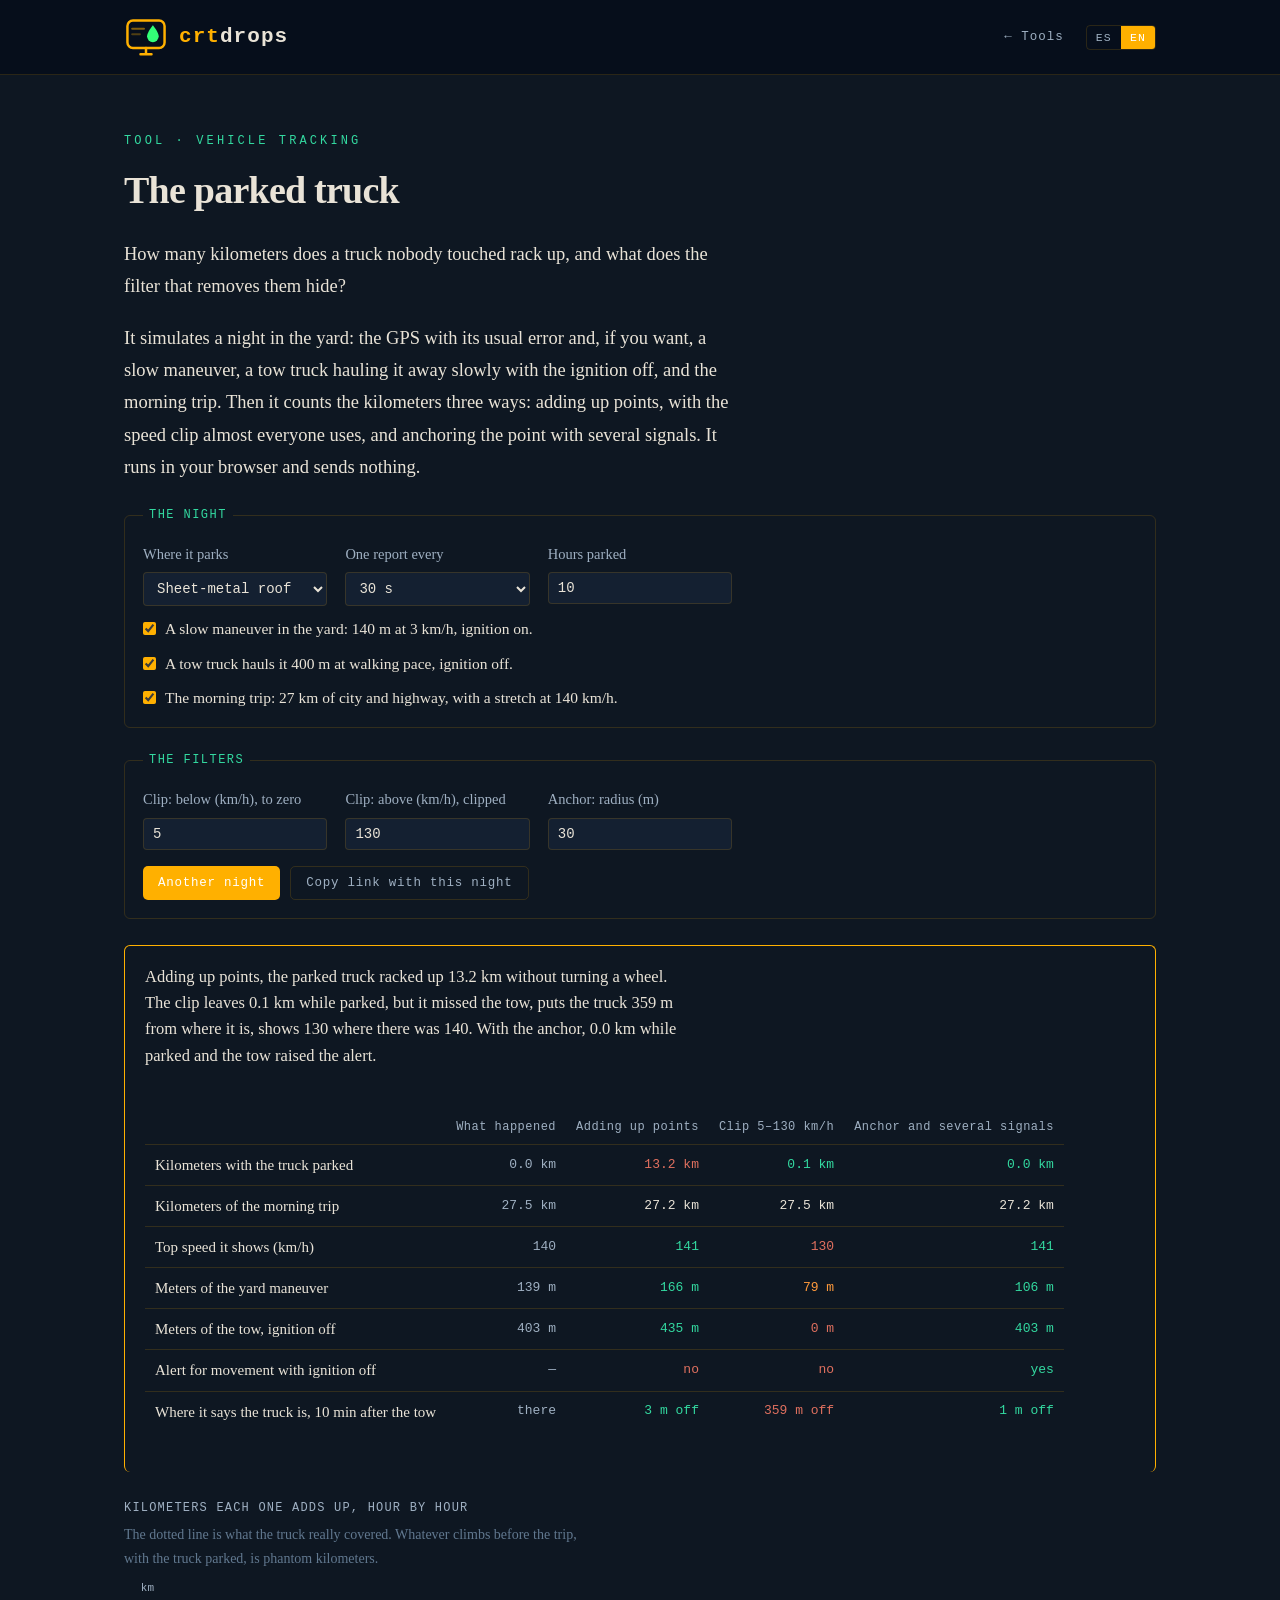
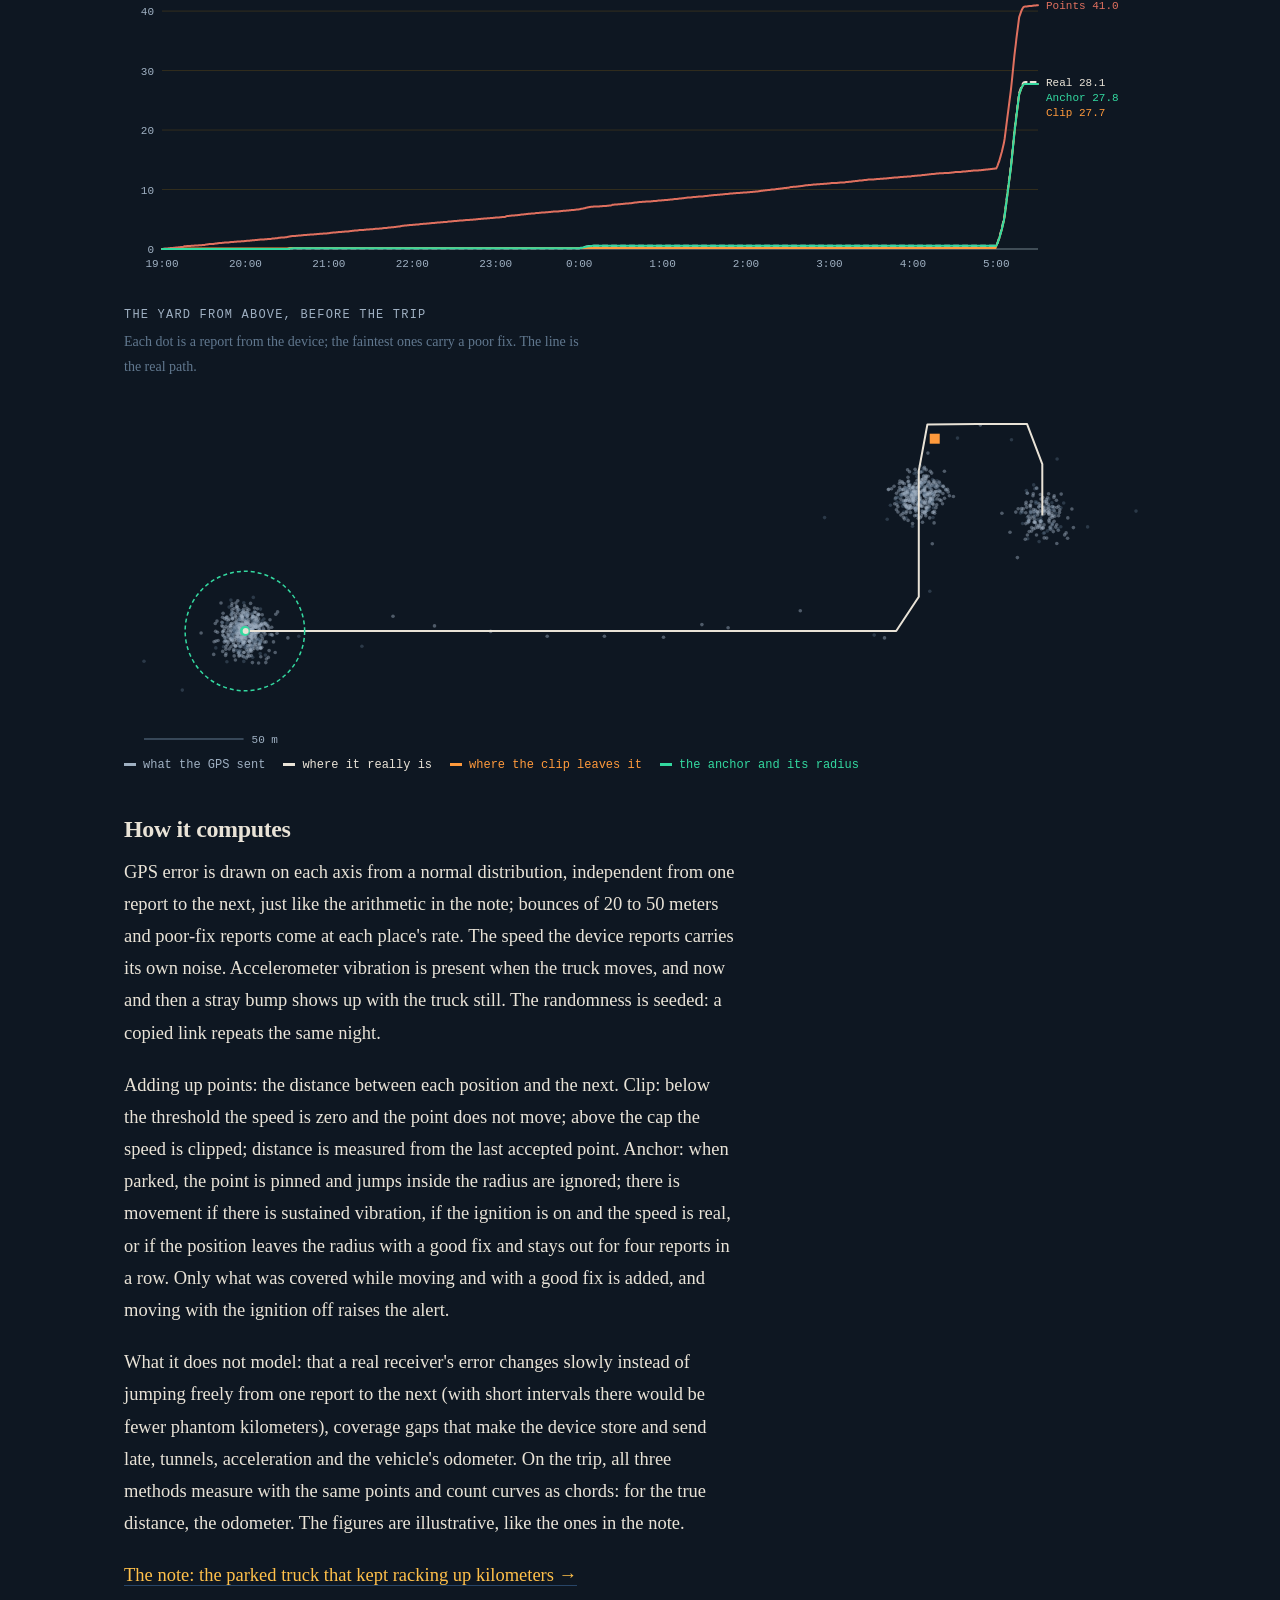
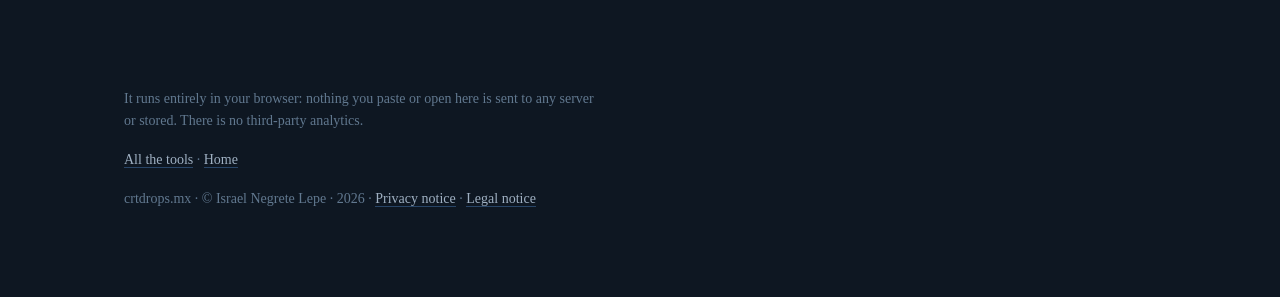
<file: gps/index.html>
<!DOCTYPE html>
<html lang="es">
<head>
<meta charset="utf-8">
<meta name="viewport" content="width=device-width, initial-scale=1">
<title>El camión estacionado: simulador de filtros GPS — crtdrops</title>
<meta name="description" content="Simula una noche de un camión estacionado con su GPS ruidoso, una maniobra lenta, una grúa con el motor apagado y el viaje de la mañana, y compara tres maneras de contar: sumar puntos, el recorte de velocidad y el ancla con varias señales. Corre en tu navegador.">
<link rel="stylesheet" href="../css/site.css?v=18">
<link rel="stylesheet" href="../css/nota.css?v=18">
<link rel="stylesheet" href="../css/gps.css?v=2">
<link rel="icon" type="image/svg+xml" href="../img/favicon-ambar.svg?v=14">
<link rel="icon" sizes="any" href="../favicon.ico?v=14">
<link rel="canonical" href="https://crtdrops.mx/gps/">
<meta property="og:type" content="website">
<meta property="og:site_name" content="crtdrops">
<meta property="og:url" content="https://crtdrops.mx/gps/">
<meta property="og:title" content="El camión estacionado: simulador de filtros GPS — crtdrops">
<meta property="og:description" content="¿Cuántos kilómetros suma un camión que nadie tocó, y qué esconde el filtro que los quita? En tu navegador.">
<meta property="og:image" content="https://crtdrops.mx/img/notas/el-camion-estacionado.png">
<meta name="twitter:card" content="summary_large_image">
<script src="../js/idioma.js?v=18" defer></script>
<script src="../js/gps-calculo.js?v=1" defer></script>
<script src="../js/gps.js?v=3" defer></script>
</head>
<body data-idioma="es" data-tema="lectura">

<header class="barra">
  <div class="env">
    <a class="marca" href="https://crtdrops.mx/"><img src="../img/isotipo-ambar.svg?v=14" alt="" width="44" height="44"><span><b>crt</b>drops</span></a>
    <nav>
      <a class="volver" href="https://crtdrops.mx/herramientas/" data-es="&larr; Herramientas" data-en="&larr; Tools">&larr; Herramientas</a>
      <span class="idioma">
        <button type="button" data-set-idioma="es" aria-pressed="true">ES</button>
        <button type="button" data-set-idioma="en" aria-pressed="false">EN</button>
      </span>
    </nav>
  </div>
</header>

<article id="simulador">
  <div class="env">
    <div class="kicker" data-es="HERRAMIENTA · RASTREO" data-en="TOOL · VEHICLE TRACKING">HERRAMIENTA · RASTREO</div>
    <h1 data-es="El camión estacionado" data-en="The parked truck">El camión estacionado</h1>
    <p class="entrada" data-es="¿Cuántos kilómetros suma un camión que nadie tocó, y qué esconde el filtro que los quita?" data-en="How many kilometers does a truck nobody touched rack up, and what does the filter that removes them hide?">¿Cuántos kilómetros suma un camión que nadie tocó, y qué esconde el filtro que los quita?</p>
    <p data-es="Simula una noche en el patio: el GPS con su error de siempre y, si quieres, una maniobra lenta, una grúa que se lo lleva despacio con el motor apagado y el viaje de la mañana. Luego cuenta los kilómetros de tres maneras: sumando puntos, con el recorte de velocidad que casi todos usan, y anclando el punto con varias señales. Corre en tu navegador y no envía nada."
       data-en="It simulates a night in the yard: the GPS with its usual error and, if you want, a slow maneuver, a tow truck hauling it away slowly with the ignition off, and the morning trip. Then it counts the kilometers three ways: adding up points, with the speed clip almost everyone uses, and anchoring the point with several signals. It runs in your browser and sends nothing.">Simula una noche en el patio: el GPS con su error de siempre y, si quieres, una maniobra lenta, una grúa que se lo lleva despacio con el motor apagado y el viaje de la mañana. Luego cuenta los kilómetros de tres maneras: sumando puntos, con el recorte de velocidad que casi todos usan, y anclando el punto con varias señales. Corre en tu navegador y no envía nada.</p>

    <fieldset>
      <legend data-es="LA NOCHE" data-en="THE NIGHT">LA NOCHE</legend>
      <div class="campos">
        <label><span data-es="Dónde se estaciona" data-en="Where it parks">Dónde se estaciona</span>
          <select id="g-entorno">
            <option value="abierto" data-es="Cielo abierto · error ≈ 2.5 m" data-en="Open sky · error ≈ 2.5 m">Cielo abierto · error ≈ 2.5 m</option>
            <option value="lamina" data-es="Techo de lámina · error ≈ 6 m" data-en="Sheet-metal roof · error ≈ 6 m">Techo de lámina · error ≈ 6 m</option>
            <option value="techado" data-es="Estacionamiento techado · error ≈ 15 m" data-en="Covered parking · error ≈ 15 m">Estacionamiento techado · error ≈ 15 m</option>
          </select></label>
        <label><span data-es="Un reporte cada" data-en="One report every">Un reporte cada</span>
          <select id="g-intervalo">
            <option value="10">10 s</option>
            <option value="30">30 s</option>
            <option value="60">60 s</option>
          </select></label>
        <label><span data-es="Horas estacionado" data-en="Hours parked">Horas estacionado</span><input id="g-horas" type="number" min="2" max="14" step="1"></label>
      </div>
      <label class="casilla"><input id="g-maniobra" type="checkbox"> <span data-es="Una maniobra lenta en el patio: 140 m a 3 km/h, con el motor encendido." data-en="A slow maneuver in the yard: 140 m at 3 km/h, ignition on.">Una maniobra lenta en el patio: 140 m a 3 km/h, con el motor encendido.</span></label>
      <label class="casilla"><input id="g-remolque" type="checkbox"> <span data-es="Una grúa se lo lleva 400 m a paso de hombre, con el motor apagado." data-en="A tow truck hauls it 400 m at walking pace, ignition off.">Una grúa se lo lleva 400 m a paso de hombre, con el motor apagado.</span></label>
      <label class="casilla"><input id="g-viaje" type="checkbox"> <span data-es="El viaje de la mañana: 27 km de ciudad y carretera, con un tramo a 140 km/h." data-en="The morning trip: 27 km of city and highway, with a stretch at 140 km/h.">El viaje de la mañana: 27 km de ciudad y carretera, con un tramo a 140 km/h.</span></label>
    </fieldset>

    <fieldset>
      <legend data-es="LOS FILTROS" data-en="THE FILTERS">LOS FILTROS</legend>
      <div class="campos">
        <label><span data-es="Recorte: abajo de (km/h), a cero" data-en="Clip: below (km/h), to zero">Recorte: abajo de (km/h), a cero</span><input id="g-bajo" type="number" min="0" max="30" step="1"></label>
        <label><span data-es="Recorte: arriba de (km/h), se recorta" data-en="Clip: above (km/h), clipped">Recorte: arriba de (km/h), se recorta</span><input id="g-alto" type="number" min="40" max="250" step="5"></label>
        <label><span data-es="Ancla: radio (m)" data-en="Anchor: radius (m)">Ancla: radio (m)</span><input id="g-radio" type="number" min="5" max="200" step="5"></label>
      </div>
      <div class="acciones">
        <button type="button" id="otra" class="accion" data-es="Otra noche" data-en="Another night">Otra noche</button>
        <button type="button" id="copiar" class="accion sec" data-es="Copiar enlace con esta noche" data-en="Copy link with this night">Copiar enlace con esta noche</button>
      </div>
    </fieldset>

    <section class="resultado" aria-live="polite">
      <p id="veredicto" class="veredicto"></p>
      <div class="tabla-gps">
        <table id="tabla"><thead><tr></tr></thead><tbody></tbody></table>
      </div>
    </section>

    <div class="grafica">
      <h3 data-es="KILÓMETROS QUE SUMA CADA UNO, HORA POR HORA" data-en="KILOMETERS EACH ONE ADDS UP, HOUR BY HOUR">KILÓMETROS QUE SUMA CADA UNO, HORA POR HORA</h3>
      <p class="ayuda" data-es="La línea punteada es lo que de verdad recorrió el camión. Lo que sube antes del viaje, con el camión parado, son kilómetros fantasma." data-en="The dotted line is what the truck really covered. Whatever climbs before the trip, with the truck parked, is phantom kilometers.">La línea punteada es lo que de verdad recorrió el camión. Lo que sube antes del viaje, con el camión parado, son kilómetros fantasma.</p>
      <svg id="g-curvas" role="img" aria-label="Kilómetros acumulados por método" data-aria-es="Kilómetros acumulados por método" data-aria-en="Kilometers added up by each method"></svg>
    </div>

    <div class="grafica">
      <h3 data-es="EL PATIO VISTO DESDE ARRIBA, ANTES DEL VIAJE" data-en="THE YARD FROM ABOVE, BEFORE THE TRIP">EL PATIO VISTO DESDE ARRIBA, ANTES DEL VIAJE</h3>
      <p class="ayuda" data-es="Cada punto es un reporte del equipo; los más tenues traen un fix pobre. La línea es el camino real." data-en="Each dot is a report from the device; the faintest ones carry a poor fix. The line is the real path.">Cada punto es un reporte del equipo; los más tenues traen un fix pobre. La línea es el camino real.</p>
      <svg id="g-patio" role="img" aria-label="Puntos reportados en el patio" data-aria-es="Puntos reportados en el patio" data-aria-en="Points reported in the yard"></svg>
      <div class="leyenda">
        <span class="gps" data-es="lo que mandó el GPS" data-en="what the GPS sent">lo que mandó el GPS</span>
        <span class="real" data-es="dónde está de verdad" data-en="where it really is">dónde está de verdad</span>
        <span class="recorte" data-es="dónde lo deja el recorte" data-en="where the clip leaves it">dónde lo deja el recorte</span>
        <span class="ancla" data-es="el ancla y su radio" data-en="the anchor and its radius">el ancla y su radio</span>
      </div>
    </div>

    <h2 data-es="Cómo calcula" data-en="How it computes">Cómo calcula</h2>
    <p data-es="El error del GPS se sortea en cada eje con una distribución normal, independiente de un reporte al siguiente, igual que en la cuenta de la nota; los rebotes de 20 a 50 metros y los reportes con fix pobre salen con la frecuencia de cada lugar. La velocidad que reporta el equipo trae su propio ruido. La vibración del acelerómetro está presente cuando el camión se mueve, y de vez en cuando aparece un golpe suelto con el camión quieto. El azar lleva semilla: el enlace copiado repite la misma noche."
       data-en="GPS error is drawn on each axis from a normal distribution, independent from one report to the next, just like the arithmetic in the note; bounces of 20 to 50 meters and poor-fix reports come at each place's rate. The speed the device reports carries its own noise. Accelerometer vibration is present when the truck moves, and now and then a stray bump shows up with the truck still. The randomness is seeded: a copied link repeats the same night.">El error del GPS se sortea en cada eje con una distribución normal, independiente de un reporte al siguiente, igual que en la cuenta de la nota; los rebotes de 20 a 50 metros y los reportes con fix pobre salen con la frecuencia de cada lugar. La velocidad que reporta el equipo trae su propio ruido. La vibración del acelerómetro está presente cuando el camión se mueve, y de vez en cuando aparece un golpe suelto con el camión quieto. El azar lleva semilla: el enlace copiado repite la misma noche.</p>
    <p data-es="Sumar puntos: la distancia entre cada posición y la siguiente. Recorte: abajo del umbral la velocidad es cero y el punto no se mueve; arriba del tope la velocidad se recorta; la distancia se mide desde el último punto aceptado. Ancla: estacionado, el punto se fija y los saltos dentro del radio se ignoran; hay movimiento si hay vibración sostenida, si el motor está encendido y la velocidad es de verdad, o si la posición sale del radio con buen fix y se queda fuera cuatro reportes seguidos. Sólo se suma lo recorrido en movimiento y con buen fix, y moverse con el motor apagado levanta la alerta."
       data-en="Adding up points: the distance between each position and the next. Clip: below the threshold the speed is zero and the point does not move; above the cap the speed is clipped; distance is measured from the last accepted point. Anchor: when parked, the point is pinned and jumps inside the radius are ignored; there is movement if there is sustained vibration, if the ignition is on and the speed is real, or if the position leaves the radius with a good fix and stays out for four reports in a row. Only what was covered while moving and with a good fix is added, and moving with the ignition off raises the alert.">Sumar puntos: la distancia entre cada posición y la siguiente. Recorte: abajo del umbral la velocidad es cero y el punto no se mueve; arriba del tope la velocidad se recorta; la distancia se mide desde el último punto aceptado. Ancla: estacionado, el punto se fija y los saltos dentro del radio se ignoran; hay movimiento si hay vibración sostenida, si el motor está encendido y la velocidad es de verdad, o si la posición sale del radio con buen fix y se queda fuera cuatro reportes seguidos. Sólo se suma lo recorrido en movimiento y con buen fix, y moverse con el motor apagado levanta la alerta.</p>
    <p data-es="Lo que no modela: que el error real de un receptor cambia despacio y no salta libre de un reporte al siguiente (con intervalos cortos, los kilómetros fantasma serían menos), las zonas sin cobertura que hacen que el equipo guarde y mande tarde, los túneles, la aceleración y el odómetro del vehículo. En el viaje, los tres métodos miden con los mismos puntos y cuentan las curvas como cuerdas: para la distancia de verdad, el odómetro. Las cifras son ilustrativas, como las de la nota."
       data-en="What it does not model: that a real receiver's error changes slowly instead of jumping freely from one report to the next (with short intervals there would be fewer phantom kilometers), coverage gaps that make the device store and send late, tunnels, acceleration and the vehicle's odometer. On the trip, all three methods measure with the same points and count curves as chords: for the true distance, the odometer. The figures are illustrative, like the ones in the note.">Lo que no modela: que el error real de un receptor cambia despacio y no salta libre de un reporte al siguiente (con intervalos cortos, los kilómetros fantasma serían menos), las zonas sin cobertura que hacen que el equipo guarde y mande tarde, los túneles, la aceleración y el odómetro del vehículo. En el viaje, los tres métodos miden con los mismos puntos y cuentan las curvas como cuerdas: para la distancia de verdad, el odómetro. Las cifras son ilustrativas, como las de la nota.</p>
    <p><a href="https://crtdrops.mx/notas/el-camion-estacionado.html" data-href-es="https://crtdrops.mx/notas/el-camion-estacionado.html" data-href-en="https://crtdrops.mx/notas/the-parked-truck.html" data-es="La nota: el camión estacionado que seguía sumando kilómetros →" data-en="The note: the parked truck that kept racking up kilometers →">La nota: el camión estacionado que seguía sumando kilómetros →</a></p>
  </div>
</article>

<footer>
  <div class="env">
    <p data-es="Corre entera en tu navegador: lo que pegues o abras aquí no se envía a ningún servidor ni se guarda. No hay analítica de terceros."
       data-en="It runs entirely in your browser: nothing you paste or open here is sent to any server or stored. There is no third-party analytics.">Corre entera en tu navegador: lo que pegues o abras aquí no se envía a ningún servidor ni se guarda. No hay analítica de terceros.</p>
    <p class="sep-10"><a href="https://crtdrops.mx/herramientas/" data-es="Todas las herramientas" data-en="All the tools">Todas las herramientas</a> · <a href="https://crtdrops.mx/" data-es="Portada" data-en="Home">Portada</a></p>
    <p class="sep-10">crtdrops.mx · © Israel Negrete Lepe · 2026 · <a href="https://crtdrops.mx/aviso-privacidad.html" data-href-es="https://crtdrops.mx/aviso-privacidad.html" data-href-en="https://crtdrops.mx/aviso-privacidad.html#en" data-es="Aviso de privacidad" data-en="Privacy notice">Aviso de privacidad</a> · <a href="https://crtdrops.mx/aviso-legal.html" data-href-es="https://crtdrops.mx/aviso-legal.html" data-href-en="https://crtdrops.mx/aviso-legal.html#en" data-es="Aviso legal" data-en="Legal notice">Aviso legal</a></p>
  </div>
</footer>
</body>
</html>
</file>
<file: css/site.css>
/* Paleta y tipografía tomadas de las portadas de los libros, para que el sitio
   y lo publicado se reconozcan como la misma cosa. Sin dependencias. */

:root {
  --fondo:      #060f1c;
  --fondo-2:    #0b1727;
  --fondo-3:    #0f1f33;
  --texto:      #e8eef7;
  --suave:      #8fa6bd;
  --tenue:      #55708c;
  --azul:       #2f7fe0;
  --azul-claro: #5b9ae8;
  --verde:      #2f8f86;
  --verde-vivo: #19d3a2;
  --ambar:      #e3a13c;
  --rojo:       #d9705f;
  --borde:      rgba(90, 150, 220, .16);
  --serif:      "Iowan Old Style", "Palatino Linotype", Palatino, Georgia, serif;
  --mono:       ui-monospace, "SF Mono", Menlo, Consolas, monospace;
  --ancho:      1080px;
}

* { box-sizing: border-box; margin: 0; padding: 0; }

html { scroll-behavior: smooth; scroll-padding-top: 74px; }

body {
  background: var(--fondo);
  color: var(--texto);
  font-family: var(--serif);
  font-size: 17px;
  line-height: 1.62;
  -webkit-font-smoothing: antialiased;
}

.env { max-width: var(--ancho); margin: 0 auto; padding: 0 24px; }

a { color: var(--azul-claro); text-decoration: none; border-bottom: 1px solid rgba(91,154,232,.35); }
a:hover { border-bottom-color: var(--azul-claro); }

/* ---------- barra ---------- */

header.barra {
  position: sticky; top: 0; z-index: 20;
  background: rgba(6, 15, 28, .92);
  backdrop-filter: blur(8px);
  border-bottom: 1px solid var(--borde);
}
.barra .env { display: flex; align-items: center; gap: 24px; height: 74px; }
.marca { border: 0; display: flex; align-items: center; gap: 11px; }
.marca img { display: block; height: 44px; width: 44px; }
.marca span { font-family: var(--mono); font-size: 21px; font-weight: 600; letter-spacing: .05em; color: var(--texto); }
.marca span b { color: var(--azul); font-weight: 600; }
.barra nav { margin-left: auto; display: flex; gap: 22px; align-items: center; }
.barra nav a { font-family: var(--mono); font-size: 12.5px; letter-spacing: .08em; color: var(--suave); border: 0; }
.barra nav a:hover { color: var(--texto); }
.barra .enlaces { display: flex; gap: 22px; align-items: center; }
.menu-movil { display: none; }

.idioma { display: flex; border: 1px solid var(--borde); border-radius: 4px; overflow: hidden; }
.idioma button {
  background: transparent; border: 0; cursor: pointer; color: var(--suave);
  font-family: var(--mono); font-size: 11.5px; letter-spacing: .1em; padding: 5px 9px;
}
.idioma button[aria-pressed="true"] { background: var(--azul); color: #fff; }

/* ---------- secciones ---------- */

section { padding: 74px 0; border-bottom: 1px solid var(--borde); }
section:last-of-type { border-bottom: 0; }

.kicker {
  font-family: var(--mono); font-size: 12px; letter-spacing: .26em;
  color: var(--verde-vivo); margin-bottom: 18px;
}
h1 { font-size: 46px; line-height: 1.1; letter-spacing: -.02em; margin-bottom: 20px; font-weight: 700; }
h2 { font-size: 31px; line-height: 1.16; letter-spacing: -.015em; margin-bottom: 16px; font-weight: 700; }
h3 { font-size: 19px; margin-bottom: 8px; font-weight: 700; }
p  { margin-bottom: 16px; max-width: 68ch; }
p.guia { color: var(--suave); }
.chico { font-size: 14.5px; color: var(--suave); }

.hero { padding: 92px 0 78px; }
.hero p.entrada { font-size: 20px; color: var(--suave); max-width: 62ch; }

/* ---------- demo de tramas ---------- */

.panel {
  background: var(--fondo-2); border: 1px solid var(--borde);
  border-radius: 10px; padding: 24px; margin-top: 26px;
}

.mandos { display: flex; flex-wrap: wrap; gap: 12px; align-items: center; margin-bottom: 20px; }
button.accion {
  font-family: var(--mono); font-size: 12.5px; letter-spacing: .06em;
  background: var(--azul); color: #fff; border: 0; border-radius: 5px;
  padding: 9px 15px; cursor: pointer;
}
button.accion:hover { background: var(--azul-claro); }
button.accion.sec { background: transparent; color: var(--suave); border: 1px solid var(--borde); }
button.accion.sec:hover { color: var(--texto); border-color: var(--azul); }

.mandos label { font-family: var(--mono); font-size: 12px; color: var(--suave); display: flex; align-items: center; gap: 7px; }
.mandos select, .mandos input[type="range"] { accent-color: var(--azul); }
.mandos select {
  background: var(--fondo-3); color: var(--texto); border: 1px solid var(--borde);
  border-radius: 4px; padding: 5px 7px; font-family: var(--mono); font-size: 12px;
}

.cable { display: flex; gap: 3px; align-items: flex-end; height: 42px; margin-bottom: 6px; overflow: hidden; }
.blk { display: inline-block; height: 26px; border-radius: 3px; }
.blk.ok   { background: rgba(47,143,134,.85); }
.blk.raro { background: rgba(227,161,60,.85); }
.leyenda { font-family: var(--mono); font-size: 11.5px; color: var(--tenue); margin-bottom: 22px; }

.marcadores { display: grid; grid-template-columns: 1fr 1fr; gap: 18px; }
.marcador { background: var(--fondo-3); border: 1px solid var(--borde); border-radius: 8px; padding: 18px; }
.marcador h4 { font-family: var(--mono); font-size: 12px; letter-spacing: .14em; color: var(--suave); margin-bottom: 14px; font-weight: 400; }
.cifra { font-family: var(--mono); font-size: 30px; line-height: 1.15; }
.cifra.bien { color: var(--verde-vivo); }
.cifra.mal  { color: var(--rojo); }
.detalle { font-family: var(--mono); font-size: 12px; color: var(--suave); margin-top: 8px; }
.detalle span { color: var(--texto); }

/* ---------- herramienta de checksum ---------- */

textarea.hex {
  width: 100%; min-height: 96px; resize: vertical;
  background: var(--fondo-3); color: var(--texto);
  border: 1px solid var(--borde); border-radius: 6px; padding: 13px;
  font-family: var(--mono); font-size: 13.5px; line-height: 1.7; letter-spacing: .04em;
}
textarea.hex:focus { outline: 0; border-color: var(--azul); }

.ejemplos { display: flex; flex-wrap: wrap; gap: 8px; margin: 12px 0 18px; }
.ejemplos button {
  font-family: var(--mono); font-size: 11.5px; color: var(--suave);
  background: transparent; border: 1px solid var(--borde); border-radius: 4px;
  padding: 5px 10px; cursor: pointer;
}
.ejemplos button:hover { color: var(--texto); border-color: var(--azul); }

table.res { width: 100%; border-collapse: collapse; font-family: var(--mono); font-size: 13px; }
table.res th {
  text-align: left; font-weight: 400; color: var(--suave); font-size: 11.5px;
  letter-spacing: .1em; padding: 8px 10px; border-bottom: 1px solid var(--borde);
}
table.res td { padding: 9px 10px; border-bottom: 1px solid rgba(90,150,220,.08); }
table.res tr.hit td { color: var(--verde-vivo); }
.aviso { font-family: var(--mono); font-size: 12.5px; color: var(--ambar); margin-top: 14px; }
.aviso.bien { color: var(--verde-vivo); }

/* ---------- publicado ---------- */

.familias { display: grid; gap: 34px; margin-top: 30px; }
.familia h3 { font-family: var(--mono); font-size: 12px; letter-spacing: .16em; color: var(--azul-claro); font-weight: 400; margin-bottom: 6px; }
.familia p.linea { font-size: 15px; color: var(--suave); margin-bottom: 16px; max-width: 60ch; }
.rejilla { display: grid; grid-template-columns: repeat(auto-fill, minmax(190px, 1fr)); gap: 16px; }
.tarjeta {
  background: var(--fondo-2); border: 1px solid var(--borde); border-radius: 9px;
  overflow: hidden; display: block; border-bottom: 1px solid var(--borde);
}
.tarjeta:hover { border-color: var(--azul); }
.tarjeta img { width: 100%; display: block; aspect-ratio: 1/1; object-fit: cover; }
.tarjeta .pie { padding: 11px 13px 13px; }
.tarjeta .tit { font-size: 14.5px; line-height: 1.32; color: var(--texto); }
.tarjeta .precio { font-family: var(--mono); font-size: 11.5px; color: var(--suave); margin-top: 6px; }
.tarjeta .precio.libre { color: var(--verde-vivo); }

/* ---------- pie ---------- */

footer { padding: 46px 0 70px; }
footer p { font-size: 14px; color: var(--tenue); }
footer a { color: var(--suave); }

/* ---------- idioma ---------- */

[data-en] { display: revert; }
body[data-idioma="en"] .solo-es { display: none; }
body[data-idioma="es"] .solo-en { display: none; }

@media (max-width: 720px) {
  h1 { font-size: 33px; }
  h2 { font-size: 25px; }
  .marcadores { grid-template-columns: 1fr; }
  .barra nav { gap: 14px; }
  section { padding: 54px 0; }
}
/* En un teléfono ni siquiera cabían los dos enlaces que quedaban: la barra
 * empujaba la página de lado, 470 px de contenido en una pantalla de 375, y se
 * podía arrastrar todo el sitio en horizontal. La página es una sola columna que
 * se recorre bajando; ahí basta con la marca y el idioma. Las páginas de adentro
 * (notas, avisos, reportes) sí conservan sus enlaces .volver: son cortos, y sin
 * ellos el único camino de regreso era adivinar que el logo es un enlace. */
@media (max-width: 520px) {
  .barra nav > a:not(.volver) { display: none; }
}
/* Pero así el sitio se quedaba sin menú en el teléfono (Israel, 2 nov): desde
 * 720 px, donde ya no caben los cuatro enlaces, se guardan detrás de un botón y
 * bajan en una lista debajo de la barra, sin empujar nada de lado. En las
 * páginas con menú, los regresos que repiten un enlace del menú se van; queda
 * el que cambia de idioma en las notas (lleva hreflang). */
@media (max-width: 720px) {
  .barra nav.con-menu > a.volver:not([hreflang]) { display: none; }
  .barra .enlaces {
    display: none; position: absolute; top: 100%; left: 0; right: 0;
    flex-direction: column; align-items: stretch; gap: 0;
    background: var(--fondo-2); border-bottom: 1px solid var(--borde);
    box-shadow: 0 12px 24px rgba(0, 0, 0, .45);
  }
  .barra.abierta .enlaces { display: flex; }
  .barra .enlaces a {
    display: block; padding: 15px 24px; font-size: 14px;
    border-top: 1px solid var(--borde); color: var(--texto);
  }
  .menu-movil {
    display: flex; flex-direction: column; justify-content: center; gap: 4px;
    width: 38px; height: 32px; padding: 0 9px; cursor: pointer;
    background: transparent; border: 1px solid var(--borde); border-radius: 4px;
  }
  .menu-movil span { display: block; height: 2px; background: var(--suave); border-radius: 1px; }
  .barra.abierta .menu-movil { border-color: var(--azul); }
  .barra.abierta .menu-movil span { background: var(--texto); }
}
/* Aun así, en las páginas de adentro la marca, "← Herramientas" y ES/EN sumaban
 * unos 400 px: en una pantalla de 375 el botón EN quedaba medio fuera. En
 * angosto se achican la marca y el enlace, y el enlace no se parte en dos. */
@media (max-width: 440px) {
  .barra .env { gap: 12px; }
  .marca { gap: 8px; }
  .marca img { height: 34px; width: 34px; }
  .marca span { font-size: 17px; letter-spacing: .03em; }
  .barra nav { gap: 10px; }
  .barra nav a.volver { font-size: 11.5px; letter-spacing: .02em; white-space: nowrap; }
  .idioma button { padding: 5px 7px; }
}
@media (max-width: 350px) {
  .marca img { height: 28px; width: 28px; }
  .marca span { font-size: 15px; }
  .barra nav a.volver { font-size: 11px; letter-spacing: 0; }
}

/* ---------- tema alterno: fósforo ámbar ----------
   El nombre del sitio habla de un tubo de rayos catódicos. Los dos fósforos
   clásicos eran ámbar y verde; esta paleta usa los dos, sobre un negro cálido
   en vez del azul marino. Se activa con body[data-tema="fosforo"] o con
   ?tema=fosforo en la dirección. */

body[data-tema="fosforo"] {
  --fondo:      #0d0a06;
  --fondo-2:    #161009;
  --fondo-3:    #1d150b;
  --texto:      #f4e9d4;
  --suave:      #b3966a;
  --tenue:      #7a6343;
  --azul:       #ffb000;
  --azul-claro: #ffc94d;
  --verde:      #2f8f5a;
  --verde-vivo: #33ff77;
  --ambar:      #ff8c2b;
  --rojo:       #ff5f4d;
  --borde:      rgba(255, 176, 0, .18);
}
/* solo el botón principal lleva tinta oscura: va sobre ámbar sólido.
   El secundario es transparente y necesita tinta clara. */
body[data-tema="fosforo"] button.accion:not(.sec) { color: #1a1204; font-weight: 700; }
body[data-tema="fosforo"] button.accion.sec { color: var(--suave); }
body[data-tema="fosforo"] button.accion.sec:hover { color: var(--texto); border-color: var(--azul); }
body[data-tema="fosforo"] .blk.ok   { background: rgba(51,255,119,.62); }
body[data-tema="fosforo"] .blk.raro { background: rgba(255,140,43,.78); }
body[data-tema="fosforo"] .textura-hex   { background-image: url("../img/fondo-hex-ambar.webp"); opacity: .22; }
body[data-tema="fosforo"] .textura-traza { background-image: url("../img/fondo-traza-ambar.webp"); opacity: .38; }

/* ---------- texturas de fondo ----------
   Un volcado hexadecimal detrás de la portada y una banda de osciloscopio
   detrás de las secciones. Van muy por debajo del texto: son textura, no
   ilustración, y no compiten con la lectura. */

.hero { position: relative; overflow: hidden; }
.textura-hex {
  position: absolute; inset: 0; z-index: 0; pointer-events: none;
  background: url("../img/fondo-hex-azul.webp") right top / auto 100% no-repeat;
  opacity: .20;
}
.hero .env { position: relative; z-index: 1; }

section { position: relative; overflow: hidden; }
.textura-traza {
  position: absolute; left: 0; right: 0; bottom: 0; height: 300px; z-index: 0;
  pointer-events: none;
  background: url("../img/fondo-traza-azul.webp") center bottom / 1600px 300px repeat-x;
  opacity: .34;
}
section .env { position: relative; z-index: 1; }

/* ---------- tema de lectura ----------
   Para las notas largas. El ámbar se queda como acento, que es lo que hace
   marca, pero el fondo vuelve a ser frío y la tinta se entibia: mil doscientas
   palabras en ámbar sobre negro cansan la vista, y una nota está para leerse
   entera. */

body[data-tema="lectura"] {
  --fondo:      #0e1722;
  --fondo-2:    #142031;
  --fondo-3:    #1a2a3d;
  --texto:      #e9e3d7;
  --suave:      #9fb0c2;
  --tenue:      #61788f;
  --azul:       #ffb000;
  --azul-claro: #ffc04a;
  --verde:      #2f8f86;
  --verde-vivo: #33d9a0;
  --ambar:      #ff9a3c;
  --rojo:       #e0705f;
  --borde:      rgba(255, 176, 0, .15);
}
body[data-tema="lectura"] article { font-size: 18.5px; line-height: 1.74; }
body[data-tema="lectura"] article p { margin-bottom: 20px; }

/* ---------- alta en la lista ---------- */

form.alta { display: flex; gap: 10px; flex-wrap: wrap; margin-top: 26px; max-width: 520px; }
form.alta input[type="email"] {
  flex: 1 1 260px; background: var(--fondo-3); color: var(--texto);
  border: 1px solid var(--borde); border-radius: 5px; padding: 11px 13px;
  font-family: var(--mono); font-size: 14px;
}
form.alta input[type="email"]:focus { outline: 0; border-color: var(--azul); }
form.alta #trampa { position: absolute; left: -9999px; width: 1px; height: 1px; opacity: 0; }
form.alta button { flex: 0 0 auto; }
form.alta button[disabled] { opacity: .55; cursor: default; }
p.estado { font-family: var(--mono); font-size: 13px; margin-top: 12px; min-height: 1.2em; }
p.estado.bien { color: var(--verde-vivo); }
p.estado.mal  { color: var(--rojo); }

/* Separaciones y el ancho doble de las tarjetas de nota.
 *
 * Esto estaba como style="" en el HTML. Vive aquí para que la política de
 * contenido del servidor pueda prohibir el estilo en línea en vez de tener que
 * permitirlo: con 'unsafe-inline' abierto, cualquier estilo inyectado pasa. */
.sep-10 { margin-top: 10px; }
.sep-16 { margin-top: 16px; }
.sep-20 { margin-top: 20px; }
.sep-22 { margin-top: 22px; }
.tarjeta.ancha { grid-column: span 2; }

/* Las páginas que sirve el servicio de la lista: confirmar el alta y la baja.
 * Viven en el mismo dominio y comparten esta hoja; antes traían sus medidas
 * como style="" y se habrían quedado desnudas al cerrar la política. */
.pagina-servicio { padding-top: 110px; }
.pagina-servicio h1 { font-size: 38px; }
.sep-26 { margin-top: 26px; }

/* ---------- revisión de un modelo ---------- */

/* Toda la zona es el control: un label del input de archivo, así que el clic
   en cualquier parte abre el selector y también recibe el archivo arrastrado.
   Con un archivo cargado, se encoge a una ficha con su nombre y "Cambiar". */
.zona-modelo {
  position: relative;
  border: 1.5px dashed var(--borde); border-radius: 10px; background: var(--fondo-2);
  transition: border-color .15s, background .15s;
}
.zona-modelo.encima { border-color: var(--azul); background: var(--fondo-3); }
.zona-modelo.con-archivo { border-style: solid; }
.zona-modelo:focus-within { border-color: var(--azul); }
/* fuera de la vista pero enfocable con el teclado: el borde de la zona marca el foco */
.archivo-oculto {
  position: absolute; width: 1px; height: 1px; margin: -1px; padding: 0; border: 0;
  overflow: hidden; clip: rect(0 0 0 0); white-space: nowrap;
}
.zona-clic {
  display: flex; flex-direction: column; align-items: center; gap: 6px;
  padding: 30px 22px; text-align: center; cursor: pointer;
}
.zona-icono {
  width: 46px; height: 46px; margin-bottom: 6px; border: 2px solid var(--azul); border-radius: 8px;
  display: flex; align-items: center; justify-content: center;
  font-family: var(--mono); font-size: 22px; color: var(--azul); transition: transform .15s;
}
.zona-clic:hover .zona-icono, .zona-modelo.encima .zona-icono { transform: translateY(-3px); }
.zona-titulo { font-size: 21px; color: var(--texto); }
.zona-sub { font-size: 15px; color: var(--suave); }
.zona-cargado { display: flex; align-items: center; gap: 14px; padding: 14px 16px; }
.zona-clic[hidden], .zona-cargado[hidden] { display: none; }
.zona-ok {
  flex: none; width: 34px; height: 34px; border: 2px solid var(--verde-vivo); border-radius: 6px;
  display: flex; align-items: center; justify-content: center;
  font-family: var(--mono); color: var(--verde-vivo);
}
.zona-ok.leyendo { border-color: var(--azul); color: var(--azul); }
.zona-archivo { min-width: 0; }
.zona-nombre { font-family: var(--mono); font-size: 15px; color: var(--texto); overflow-wrap: anywhere; }
.zona-meta { font-size: 14px; color: var(--suave); }
.boton-cambiar {
  flex: none; margin-left: auto; cursor: pointer;
  font-family: var(--mono); font-size: 13px; color: var(--azul);
  border: 1px solid var(--borde); border-radius: 5px; padding: 9px 14px;
}
.boton-cambiar:hover { border-color: var(--azul); }

.ficha-modelo { margin-top: 24px; }
.ficha-modelo h3 {
  font-family: var(--mono); font-size: 12px; letter-spacing: .14em; font-weight: 400;
  color: var(--azul-claro); margin: 26px 0 10px; overflow-wrap: anywhere;
}
.ficha-modelo h3:first-child { margin-top: 0; }

dl.resumen {
  display: grid; grid-template-columns: max-content 1fr; gap: 7px 18px;
  font-family: var(--mono); font-size: 13px; line-height: 1.5;
}
dl.resumen dt { color: var(--suave); }
dl.resumen dd { color: var(--texto); overflow-wrap: anywhere; min-width: 0; }
dl.resumen .hash { font-size: 12px; color: var(--suave); }

ul.hallazgos { list-style: none; display: grid; gap: 10px; padding: 0; }
ul.hallazgos li {
  border-left: 3px solid var(--tenue); background: var(--fondo-2);
  padding: 12px 15px; border-radius: 0 6px 6px 0;
}
ul.hallazgos li.riesgo { border-left-color: var(--rojo); }
ul.hallazgos li.verificar { border-left-color: var(--ambar); }
ul.hallazgos .nivel { font-family: var(--mono); font-size: 11px; letter-spacing: .14em; margin-bottom: 5px; color: var(--suave); }
ul.hallazgos li.riesgo .nivel { color: var(--rojo); }
ul.hallazgos li.verificar .nivel { color: var(--ambar); }
ul.hallazgos p.cuerpo { font-size: 15px; line-height: 1.55; color: var(--texto); }
/* La fuente de cada hallazgo es lo que distingue esta herramienta: tiene que
 * leerse, no adivinarse. Con --tenue el contraste quedaba en 3.3:1. */
ul.hallazgos .fuente { font-family: var(--mono); font-size: 11.5px; color: var(--suave); margin-top: 7px; }
ul.hallazgos .fuente a { color: var(--suave); }

p.error-modelo { font-family: var(--mono); font-size: 13px; color: var(--ambar); margin-top: 18px; overflow-wrap: anywhere; }

@media (max-width: 720px) {
  dl.resumen { grid-template-columns: 1fr; gap: 2px; }
  dl.resumen dt { margin-top: 10px; }
}

/* La tabla de lo medido: en el teléfono se desliza dentro de su caja en vez de
 * empujar la página de lado. */
h3.subtitulo {
  font-family: var(--mono); font-size: 12px; letter-spacing: .14em; font-weight: 400;
  color: var(--azul-claro); margin-bottom: 12px;
}
.tabla-desliza { overflow-x: auto; }
.tabla-desliza table.res { min-width: 460px; }
table.res td.falla { color: var(--rojo); }
.ficha-modelo h3.medido { color: var(--verde-vivo); }

/* ---------- los tres pasos y la compra ---------- */
.entrada-seccion { font-size: 19px; color: var(--suave); max-width: 62ch; }
.sep-36 { margin-top: 36px; }
.pasos { display: grid; grid-template-columns: repeat(auto-fit, minmax(210px, 1fr)); gap: 14px; }
.paso { background: var(--fondo-2); border: 1px solid var(--borde); border-radius: 10px; padding: 16px 18px; }
.paso-n { font-family: var(--mono); font-size: 11.5px; letter-spacing: .12em; color: var(--azul-claro); }
.paso-t { font-size: 20px; margin: 6px 0 6px; color: var(--texto); }
.paso p { font-size: 15px; color: var(--suave); line-height: 1.5; }
.paso-enlace { display: inline-block; margin-top: 10px; font-family: var(--mono); font-size: 12.5px; }

/* un enlace con aspecto de botón: la compra va a Gumroad, no a un formulario */
.compra { display: flex; flex-wrap: wrap; gap: 10px; }
a.boton {
  display: inline-block; font-family: var(--mono); font-size: 13px; letter-spacing: .06em;
  background: var(--azul); color: #fff; border: 1px solid var(--azul); border-radius: 5px; padding: 11px 18px;
}
a.boton:hover { background: var(--azul-claro); border-color: var(--azul-claro); }
a.boton.sec { background: transparent; color: var(--suave); border-color: var(--borde); }
a.boton.sec:hover { color: var(--texto); border-color: var(--azul); }
body[data-tema="fosforo"] a.boton:not(.sec) { color: #1a1204; font-weight: 700; }

ul.garantias { list-style: none; padding: 0; display: grid; gap: 7px; }
ul.garantias li { font-size: 15px; color: var(--suave); padding-left: 22px; position: relative; max-width: 64ch; }
ul.garantias li::before { content: "✓"; position: absolute; left: 0; color: var(--verde-vivo); }

/* ---- el juego ---- */
a.juego-captura { display: block; max-width: 760px; border: 1px solid var(--borde); border-radius: 10px; overflow: hidden; }
a.juego-captura:hover { border-color: var(--azul); }
a.juego-captura img { display: block; width: 100%; height: auto; }

/* Puertas de la portada y lista de herramientas: tarjetas sin imagen, con una
   línea que dice qué hace cada cosa. */
.tarjeta .desc { font-size: 13.5px; line-height: 1.42; color: var(--suave); margin-top: 6px; }
.tarjeta .ir { font-family: var(--mono); font-size: 11.5px; letter-spacing: .06em; color: var(--azul); margin-top: 10px; }
.grupo { font-family: var(--mono); font-size: 12px; letter-spacing: .12em; color: var(--verde-vivo); margin: 30px 0 12px; }
.puertas .tarjeta .tit { font-size: 17px; }
</file>
<file: css/nota.css>
/* Lo propio de una nota: el cuerpo del artículo.
 *
 * Estaba dentro de un <style> en cada página generada. Como archivo aparte se
 * cachea una vez, se lee en el repositorio, y permite que el servidor prohíba
 * el estilo en línea en lugar de permitirlo. Lo genera build_notas.py en el
 * <head>; la paleta y la tipografía vienen de site.css. */

article { padding: 56px 0 30px; }
article h1 { font-size: 38px; margin-bottom: 26px; }
article h2 { font-size: 24px; margin: 40px 0 12px; }
article p, article li { max-width: 66ch; }
article ul, article ol { margin: 0 0 16px 22px; }
article li { margin-bottom: 7px; }
article blockquote {
  border-left: 2px solid var(--azul); padding: 4px 0 4px 18px;
  margin: 22px 0; color: var(--azul-claro); font-size: 19px;
}
article hr { border: 0; border-top: 1px solid var(--borde); margin: 40px 0 28px; }
article strong { color: #fff; }
article em { color: var(--suave); }
.volver { font-family: var(--mono); font-size: 12px; letter-spacing: .1em; }


/* Tablas y bloques de código, que la primera nota no tenía. En el teléfono se
 * deslizan dentro de su caja en vez de empujar la página de lado. */
article table {
  display: block; overflow-x: auto; max-width: 100%; border-collapse: collapse;
  margin: 22px 0; font-family: var(--mono); font-size: 13px;
}
article th, article td {
  text-align: left; padding: 8px 18px 8px 0; border-bottom: 1px solid var(--borde);
  white-space: nowrap;
}
article th { font-weight: 400; color: var(--suave); }
article pre {
  background: var(--fondo-2); border: 1px solid var(--borde); border-radius: 6px;
  padding: 14px 16px; margin: 20px 0; overflow-x: auto; font-size: 13px; line-height: 1.55;
}
article code { font-family: var(--mono); }
/* El código dentro de un párrafo no se corta solo: un nombre de índice largo
 * empujaba la nota de la consulta lenta a 414 px en un teléfono de 375. */
article p code, article li code { overflow-wrap: anywhere; }
/* Lo mismo con las direcciones escritas completas (las de Gumroad) a 320 px. */
article p a, article li a { overflow-wrap: anywhere; }

/* la portada propia de una nota, debajo del título */
article img.portada {
  display: block; width: 100%; height: auto; margin: 18px 0 30px;
  border: 1px solid var(--borde); border-radius: 6px;
}

/* Al final de cada nota: las otras de su serie y el camino a la lista. */
aside.serie { margin-top: 48px; padding-top: 22px; border-top: 1px solid var(--borde); }
aside.serie ul { list-style: none; margin: 12px 0 14px; }
aside.serie li { margin-bottom: 9px; }
.meta { font-family: var(--mono); font-size: 11.5px; color: var(--suave); white-space: nowrap; margin-left: 6px; }
/* En Datos, la línea de archivos de cada medición es un párrafo .meta con
 * cinco enlaces: sin cortes llegaba a 780 px en un teléfono. */
p.meta { white-space: normal; overflow-wrap: anywhere; }

/* La lista de todas las notas, agrupadas por serie. */
.lista-notas h2 { font-size: 21px; margin: 38px 0 10px; }
.lista-notas ul.notas { list-style: none; margin: 0; }
.lista-notas ul.notas li { padding: 13px 0; border-bottom: 1px solid var(--borde); margin: 0; }
.lista-notas ul.notas li > a { font-size: 19px; line-height: 1.35; }
.lista-notas ul.notas li .meta { display: block; margin: 5px 0 0; }
.lista-notas ul.notas li p { margin: 6px 0 0; font-size: 15.5px; color: var(--suave); }

/* imágenes dentro del texto de una nota (gráficas) */
article p:has(> img) { max-width: none; }
article img:not(.portada) { display: block; max-width: 100%; height: auto; margin: 22px 0; border-radius: 6px; border: 1px solid var(--borde); }
</file>
<file: css/gps.css>
/* El simulador del camión estacionado. Hereda la paleta de site.css (tema de lectura). */

#simulador fieldset { border: 1px solid var(--borde); border-radius: 6px; padding: 16px 18px 18px; margin: 22px 0; }
#simulador legend { font-family: var(--mono); font-size: 12px; letter-spacing: .12em; color: var(--verde-vivo); padding: 0 6px; }
#simulador label { display: block; font-size: 14.5px; color: var(--suave); }
#simulador input[type="number"], #simulador select {
  font-family: var(--mono); font-size: 14px; color: var(--texto); background: var(--fondo-2);
  border: 1px solid var(--borde); border-radius: 4px; padding: 7px 9px; width: 100%; margin-top: 5px;
}
#simulador input:focus, #simulador select:focus { outline: 0; border-color: var(--azul); }
#simulador label.casilla { display: flex; align-items: flex-start; gap: 9px; margin-top: 12px; line-height: 1.45; font-family: var(--serif); font-size: 15.5px; color: var(--texto); }
#simulador label.casilla input { margin-top: 4px; accent-color: var(--azul); }
.campos { display: grid; grid-template-columns: repeat(auto-fill, minmax(170px, 1fr)); gap: 14px 18px; }
.acciones { margin-top: 16px; display: flex; flex-wrap: wrap; gap: 10px; }

/* resultados */
.resultado { border: 1px solid var(--azul); border-radius: 6px; padding: 18px 20px; margin: 26px 0; }
.veredicto { font-size: 16.5px; line-height: 1.6; margin: 0 0 16px; }
.tabla-gps { overflow-x: auto; }
#tabla { border-collapse: collapse; width: 100%; min-width: 600px; font-family: var(--mono); font-size: 13px; }
#tabla th { font-weight: 400; color: var(--suave); text-align: right; padding: 6px 10px; border-bottom: 1px solid var(--borde); font-size: 12px; letter-spacing: .04em; }
#tabla th:first-child, #tabla td:first-child { text-align: left; font-family: var(--serif); font-size: 15px; color: var(--texto); }
#tabla td { text-align: right; padding: 7px 10px; border-bottom: 1px solid var(--borde); white-space: nowrap; }
#tabla td:first-child { white-space: normal; }
#tabla td.real { color: var(--suave); }
#tabla td.bien { color: var(--verde-vivo); }
#tabla td.mal { color: var(--rojo); }
#tabla td.ojo { color: var(--ambar); }
#tabla tr:last-child td { border-bottom: 0; }

/* gráficas */
.grafica { margin: 26px 0 8px; }
.grafica h3 { font-family: var(--mono); font-size: 12px; letter-spacing: .1em; color: var(--suave); font-weight: 400; margin: 0 0 4px; }
.grafica p.ayuda { font-size: 14px; color: var(--tenue); margin: 0 0 8px; }
.grafica svg { width: 100%; height: auto; display: block; overflow: visible; }
.grafica text { fill: var(--suave); font-family: var(--mono); font-size: 11px; }
.grafica .rejilla { stroke: var(--borde); stroke-width: 1; }
.grafica .eje { stroke: var(--tenue); stroke-width: 1; }
.linea { fill: none; stroke-width: 2; stroke-linejoin: round; stroke-linecap: round; }
.linea.real { stroke: var(--texto); stroke-dasharray: 5 4; }
.linea.puntos { stroke: var(--rojo); }
.linea.recorte { stroke: var(--ambar); }
.linea.ancla { stroke: var(--verde-vivo); }
.grafica text.real { fill: var(--texto); }
.grafica text.puntos { fill: var(--rojo); }
.grafica text.recorte { fill: var(--ambar); }
.grafica text.ancla { fill: var(--verde-vivo); }
.punto-gps { fill: var(--suave); opacity: .45; }
.punto-gps.malo { fill: var(--tenue); opacity: .35; }
.camino-real { fill: none; stroke: var(--texto); stroke-width: 2; stroke-linejoin: round; }
.radio-ancla { fill: none; stroke: var(--verde-vivo); stroke-width: 1.5; stroke-dasharray: 4 3; }
.marca-recorte { fill: var(--ambar); }
.marca-real { fill: var(--texto); }
.marca-ancla { fill: var(--verde-vivo); }
.leyenda { display: flex; flex-wrap: wrap; gap: 6px 18px; font-family: var(--mono); font-size: 12px; color: var(--suave); margin-top: 8px; }
.leyenda span::before { content: ""; display: inline-block; width: 12px; height: 3px; margin-right: 7px; vertical-align: middle; background: currentColor; }
.leyenda .real { color: var(--texto); }
.leyenda .puntos { color: var(--rojo); }
.leyenda .recorte { color: var(--ambar); }
.leyenda .ancla { color: var(--verde-vivo); }
.leyenda .gps { color: var(--suave); }

#simulador [hidden] { display: none !important; }

/* en el teléfono, cada fila: el nombre arriba y los cuatro valores debajo */
@media (max-width: 620px) {
  #tabla { min-width: 0; }
  #tabla thead tr, #tabla tbody tr { display: grid; grid-template-columns: repeat(4, 1fr); }
  #tabla th, #tabla td { white-space: normal; padding: 5px 4px; text-align: center; }
  #tabla th:first-child { display: none; }
  #tabla th { font-size: 10.5px; line-height: 1.3; }
  #tabla td:first-child { grid-column: 1 / -1; text-align: left; padding: 10px 4px 2px; border-bottom: 0; font-size: 14.5px; }
  #tabla td { font-size: 12px; }
}
</file>
